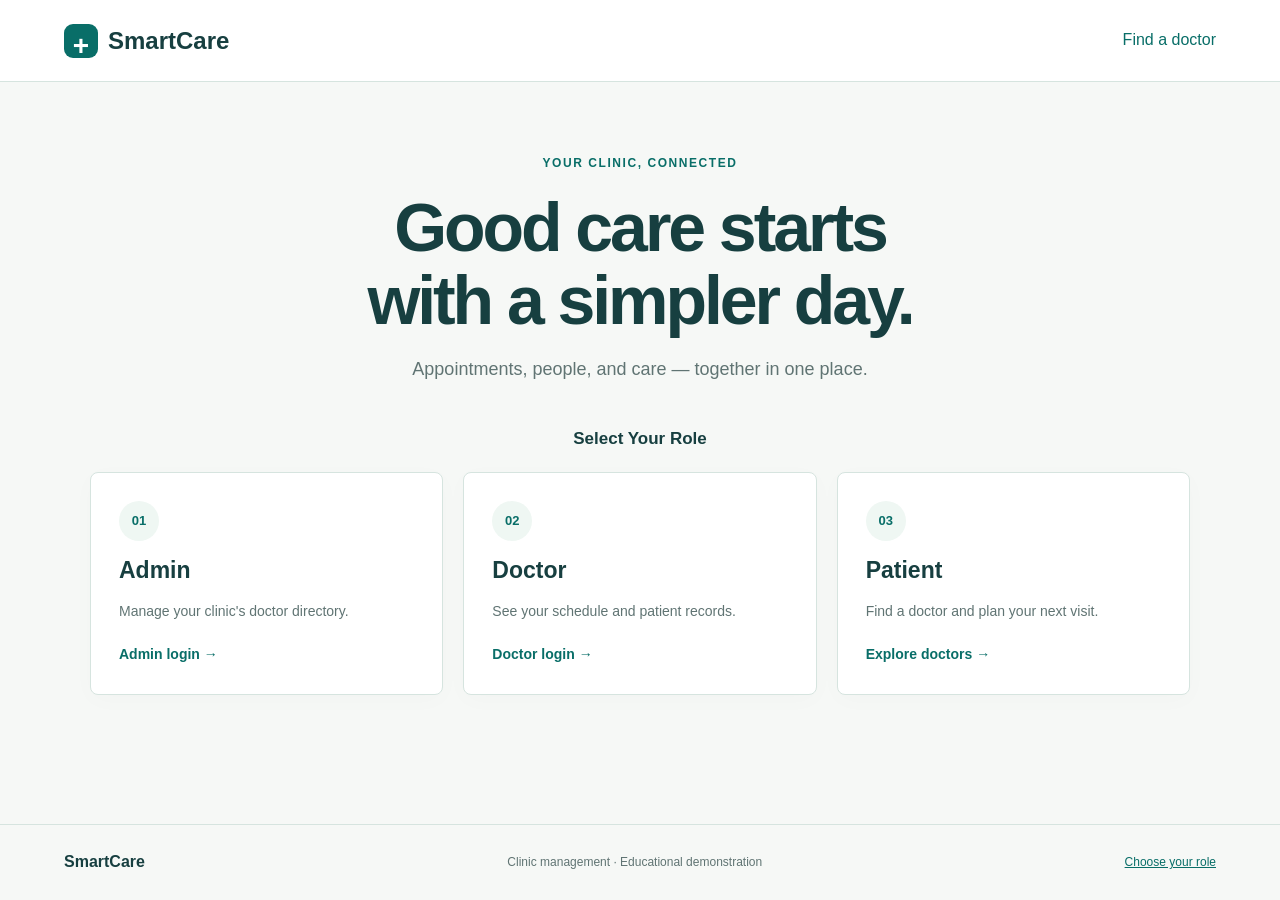
<file: app/src/main/resources/static/index.html>
<!DOCTYPE html>
<html lang="en">

<head>
    <meta charset="UTF-8">
    <meta name="viewport" content="width=device-width, initial-scale=1">
    <meta name="referrer" content="no-referrer">
    <title>Welcome | SmartCare</title>
    <link rel="icon" href="./assets/images/logo/logo.png">
    <link rel="stylesheet" href="./assets/css/style.css">
    <link rel="stylesheet" href="./assets/css/index.css">
    <script src="./js/util.js" defer></script>
    <script src="./js/render.js" defer></script>
    <script src="./js/components/header.js" defer></script>
    <script src="./js/components/footer.js" defer></script>
    <script type="module" src="./js/services/index.js"></script>
</head>

<body data-page="home"><a class="skip-link" href="#main">Skip to content</a>
    <div class="container">
        <div class="wrapper">
            <div id="header"></div>
            <main id="main" class="main-content">
                <section class="hero">
                    <p class="eyebrow">YOUR CLINIC, CONNECTED</p>
                    <h1>Good care starts<br>with a simpler day.</h1>
                    <p class="hero-copy">Appointments, people, and care — together in one place.</p>
                    <h2>Select Your Role</h2>
                    <div class="role-grid"><button id="adminLogin" class="role-card"><span class="role-icon"
                                aria-hidden="true">01</span><strong>Admin</strong><span>Manage your clinic's doctor
                                directory.</span><span class="role-link">Admin login →</span></button><button
                            id="doctorLogin" class="role-card"><span class="role-icon"
                                aria-hidden="true">02</span><strong>Doctor</strong><span>See your schedule and patient
                                records.</span><span class="role-link">Doctor login →</span></button><button
                            id="patientRole" class="role-card"><span class="role-icon"
                                aria-hidden="true">03</span><strong>Patient</strong><span>Find a doctor and plan your
                                next visit.</span><span class="role-link">Explore doctors →</span></button></div>
                </section>
            </main>
            <div id="footer"></div>
        </div>
    </div>
    <div id="modal" class="modal" hidden>
        <section class="modal-content" role="dialog" aria-modal="true" aria-labelledby="modal-title"><button
                type="button" id="closeModal" class="close" aria-label="Close dialog">×</button>
            <div id="modal-body"></div>
        </section>
    </div>
</body>

</html>
</file>
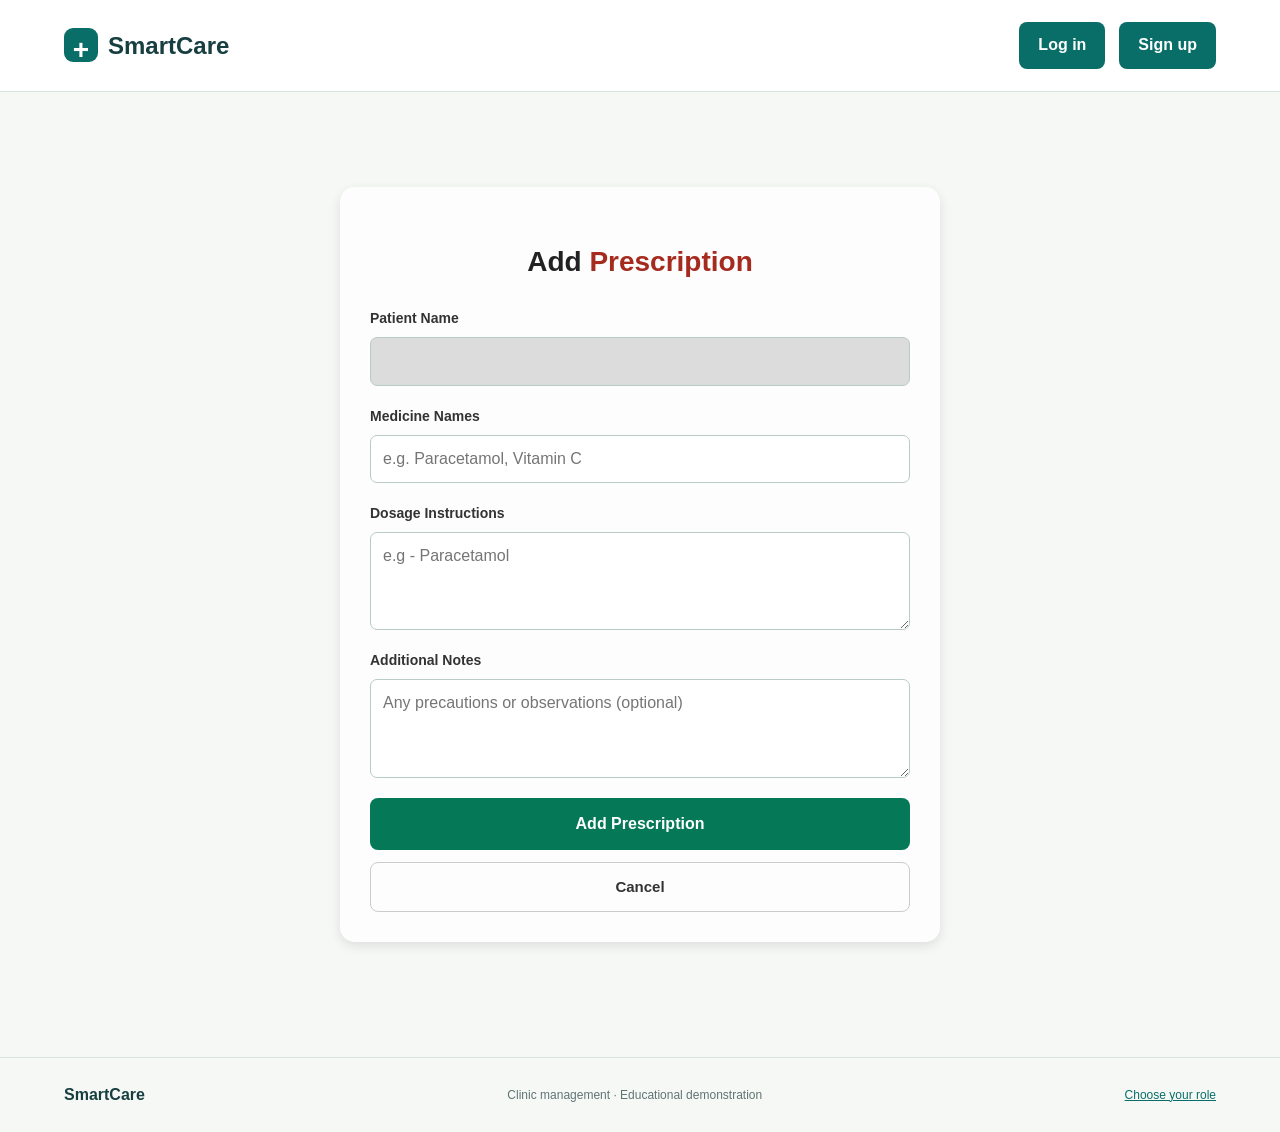
<file: app/src/main/resources/static/pages/addPrescription.html>
<!-- addPrescription.html -->
<!DOCTYPE html>
<html lang="en">

<head>
    <meta charset="UTF-8">
    <link rel="icon" type="image/svg+xml" href="../assets/images/logo/logo.png" />
    <title>DoctorDashboard</title>
    <link rel="stylesheet" href="../assets/css/adminDashboard.css">
    <link rel="stylesheet" href="../assets/css/doctorDashboard.css">
    <link rel="stylesheet" href="../assets/css/addPrescription.css">
    <link rel="stylesheet" href="../assets/css/style.css">
    <script src="../js/render.js" defer></script>
    <script src="../js/util.js" defer></script>
    <script src="../js/components/header.js" defer></script>
    <script src="../js/components/footer.js" defer></script>
    <script type="module" src = "../js/addPrescription.js"></script>

</head>

<body onload="renderContent()">
    <div class="container">
        <div class="wrapper">
            <div id="header"></div>
            <div class="main-content">
                <div class="form-container">
                    <h2 id="heading">Add <span>Prescription</span></h2>
                    <form>
                        <label for="patientName">Patient Name</label>
                        <input type="text" id="patientName" disabled>

                        <label for="medicines">Medicine Names</label>
                        <input type="text" id="medicines" placeholder="e.g. Paracetamol, Vitamin C" required>

                        <label for="dosage">Dosage Instructions</label>
                        <textarea id="dosage" rows="3"
                            placeholder="e.g - Paracetamol"></textarea>

                        <label for="notes">Additional Notes</label>
                        <textarea id="notes" rows="3"
                            placeholder="Any precautions or observations (optional)"></textarea>

                        <button type="submit" class="btn-primary" id="savePrescription">Add Prescription</button>
                        <button type="button" onclick="selectRole('doctor')" class="btn-secondary">Cancel</button>
                    </form>
                </div>
            </div>
            <div id="footer"></div>
        </div>
    </div>
</body>
</html>
</file>
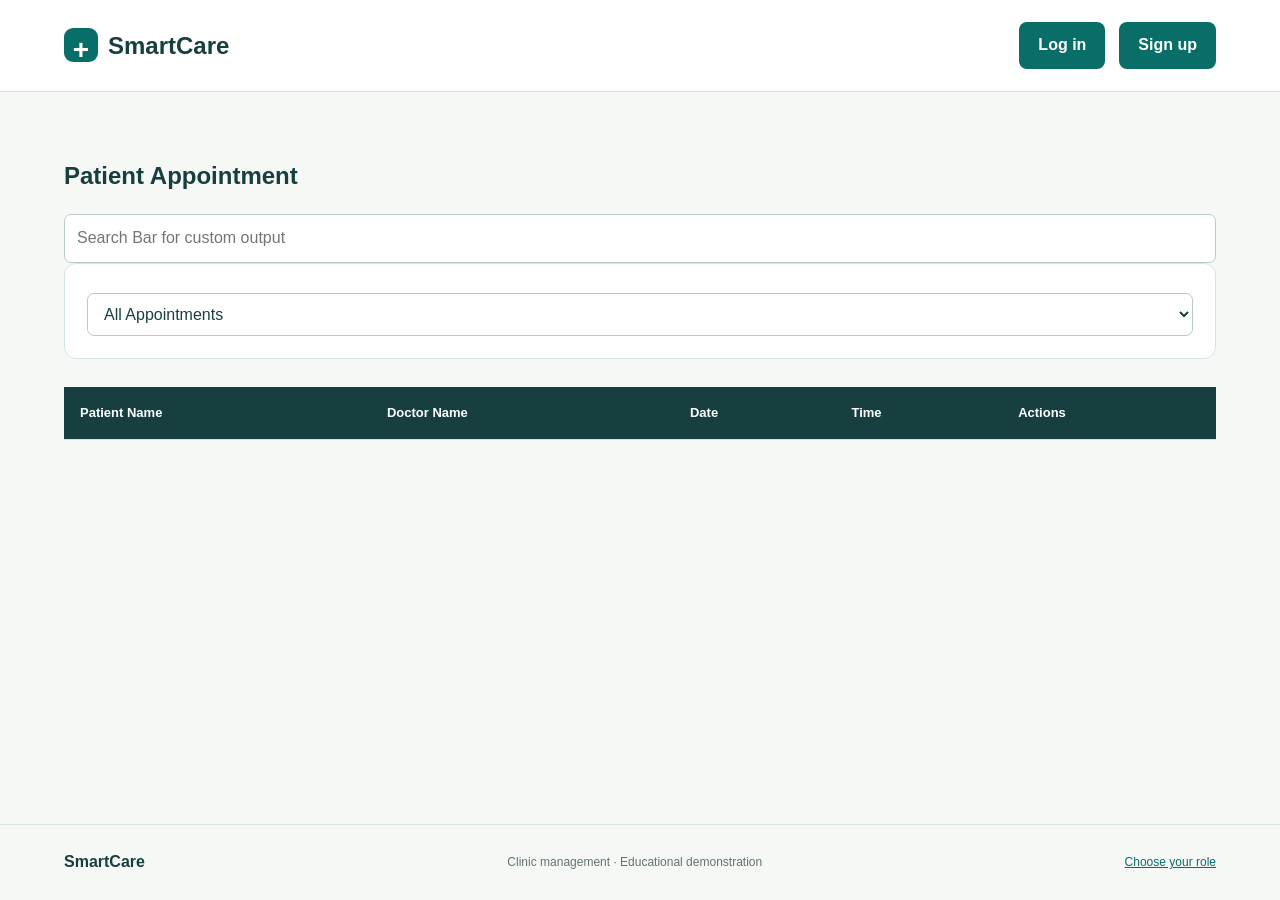
<file: app/src/main/resources/static/pages/patientAppointments.html>
<!-- patientAppointment.html -->
<!DOCTYPE html>
<html lang="en">

<head>
  <meta charset="UTF-8">
  <link rel="icon" type="image/svg+xml" href="../assets/images/logo/logo.png" />
  <title>Patient Appointments</title>
  <link rel="stylesheet" href="../assets/css/adminDashboard.css">
  <link rel="stylesheet" href="../assets/css/doctorDashboard.css">
  <link rel="stylesheet" href="../assets/css/style.css">
  <script src="../js/render.js" defer></script>
  <script src="../js/util.js" defer></script>
  <script src="../js/components/header.js" defer></script>
  <script src="../js/components/footer.js" defer></script>
  <script type="module" src="../js/patientAppointment.js" defer></script>
</head>

<body onload="renderContent()">
  <div class="container">
    <div class="wrapper">
      <div id="header"></div>
      <div class="main-content">
        <h2>Patient <span>Appointment</span></h2>
        <input type="text" id="searchBar" class="searchBar" placeholder="Search Bar for custom output" />
                <div class="filter-wrapper">
                    <select class="filter-select" id="appointmentFilter">
                        <option value="allAppointments">All Appointments</option>
                        <option value="future">Upcoming Appointments</option>
                        <option value="past">Past Appointments</option>
                    </select>
                </div>
        <table id="patientTable">
          <thead class="table-header">
            <tr>
              <th>Patient Name</th>
              <th>Doctor Name</th>
              <th>Date</th>
              <th>Time</th>
              <th>Actions</th>
            </tr>
          </thead>
          <tbody id="patientTableBody">
            <!-- rows will be inserted here dynamically -->
          </tbody>
        </table>
      </div>
      <div id="footer"></div>
    </div>
  </div>
</body>
</html>
</file>
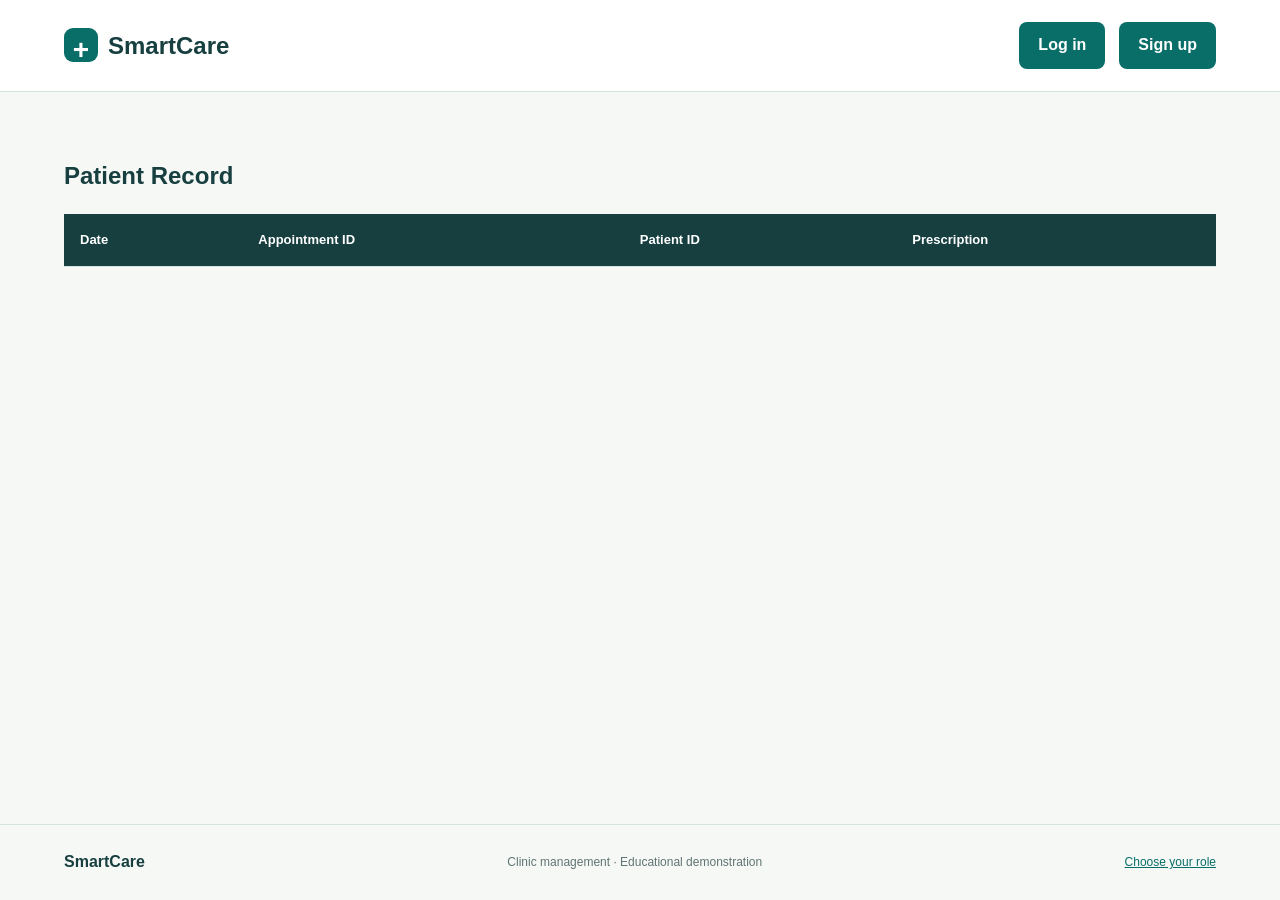
<file: app/src/main/resources/static/pages/patientRecord.html>
<!-- patientRecord.html -->
<!-- for doctor to see patient details -->
<!DOCTYPE html>
<html lang="en">
<head>
    <meta charset="UTF-8">
    <link rel="icon" type="image/svg+xml" href="../assets/images/logo/logo.png" />
    <title>DoctorDashboard</title>
    <link rel = "stylesheet" href = "../assets/css/adminDashboard.css">
    <link rel = "stylesheet" href = "../assets/css/doctorDashboard.css">
    <link rel = "stylesheet" href = "../assets/css/style.css">
    <script src = "../js/render.js" defer></script>
    <script src = "../js/util.js" defer></script>
    <script src = "../js/components/header.js" defer></script>
    <script src = "../js/components/footer.js" defer></script>
    <script type = "module" src = "../js/components/patientRecordRow.js" defer></script>
    <script type = "module" src = "../js/patientRecordServices.js" defer></script>
</head>
<body onload="renderContent()">
    <div class="container">
        <div class="wrapper">
            <div id="header"></div>
            <div class="main-content">
                <h2>Patient <span>Record</span></h2>
                <table id="patientTable">
                  <thead class="table-header">
                    <tr>
                      <th>Date</th>
                      <th>Appointment ID</th>
                      <th>Patient ID</th>
                      <th>Prescription</th>
                    </tr>
                  </thead>
                  <tbody id="patientTableBody"></tbody>
                </table>
              </div>
            <div id="footer"></div>
        </div>
    </div>

</body>  
</html>
</file>
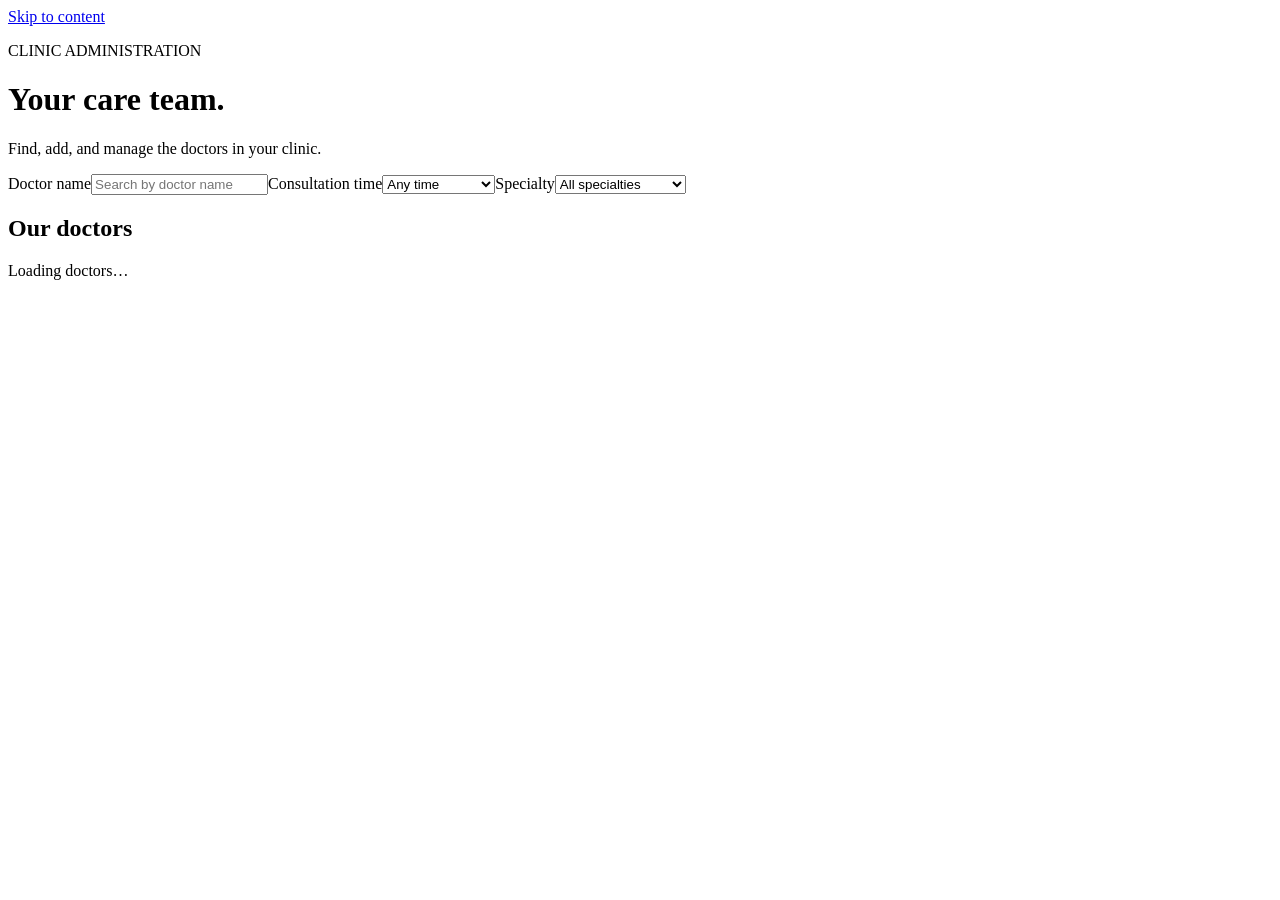
<file: app/src/main/resources/templates/admin/adminDashboard.html>
<!DOCTYPE html>
<html lang="en" xmlns:th="http://www.thymeleaf.org">
<head>
<meta charset="UTF-8"><meta name="viewport" content="width=device-width, initial-scale=1"><meta name="referrer" content="no-referrer">
<title>Admin Dashboard | SmartCare</title>
<link rel="icon" th:href="@{/assets/images/logo/logo.png}">
<link rel="stylesheet" th:href="@{/assets/css/style.css}"><link rel="stylesheet" th:href="@{/assets/css/adminDashboard.css}">
<script th:src="@{/js/util.js}" defer></script><script th:src="@{/js/render.js}" defer></script>
<script th:src="@{/js/components/header.js}" defer></script><script th:src="@{/js/components/footer.js}" defer></script>
<script type="module" th:src="@{/js/adminDashboard.js}"></script>
</head>
<body data-page="admin"><a class="skip-link" href="#main">Skip to content</a><div class="container"><div class="wrapper"><div id="header"></div>
<main id="main" class="main-content"><div class="page-heading"><p class="eyebrow">CLINIC ADMINISTRATION</p><h1>Your care team.</h1><p>Find, add, and manage the doctors in your clinic.</p></div><section class="filter-wrapper" aria-label="Find a doctor"><label class="search-label" for="searchBar">Doctor name<input type="search" id="searchBar" placeholder="Search by doctor name"></label><label for="filterTime">Consultation time<select id="filterTime"><option value="">Any time</option><option value="AM">Morning (AM)</option><option value="PM">Afternoon (PM)</option></select></label><label for="filterSpecialty">Specialty<select id="filterSpecialty"><option value="">All specialties</option><option value="Cardiologist">Cardiologist</option><option value="Dermatologist">Dermatologist</option><option value="Neurologist">Neurologist</option><option value="Pediatrician">Pediatrician</option><option value="Orthopedist">Orthopedist</option><option value="Gynecologist">Gynecologist</option><option value="Psychiatrist">Psychiatrist</option><option value="Dentist">Dentist</option><option value="Ophthalmologist">Ophthalmologist</option><option value="ENT Specialist">ENT Specialist</option><option value="Urologist">Urologist</option><option value="Oncologist">Oncologist</option><option value="Gastroenterologist">Gastroenterologist</option><option value="General Physician">General Physician</option></select></label></section><div class="results-heading"><h2>Our doctors</h2><span id="resultCount" aria-live="polite"></span></div><p id="pageStatus" role="status"></p><section id="content" class="doctor-grid" aria-label="Doctor directory" aria-live="polite"><p class="empty-state">Loading doctors…</p></section></main><div id="footer"></div></div></div><div id="modal" class="modal" hidden><section class="modal-content" role="dialog" aria-modal="true" aria-labelledby="modal-title"><button type="button" id="closeModal" class="close" aria-label="Close dialog">×</button><div id="modal-body"></div></section></div></body></html>
</file>
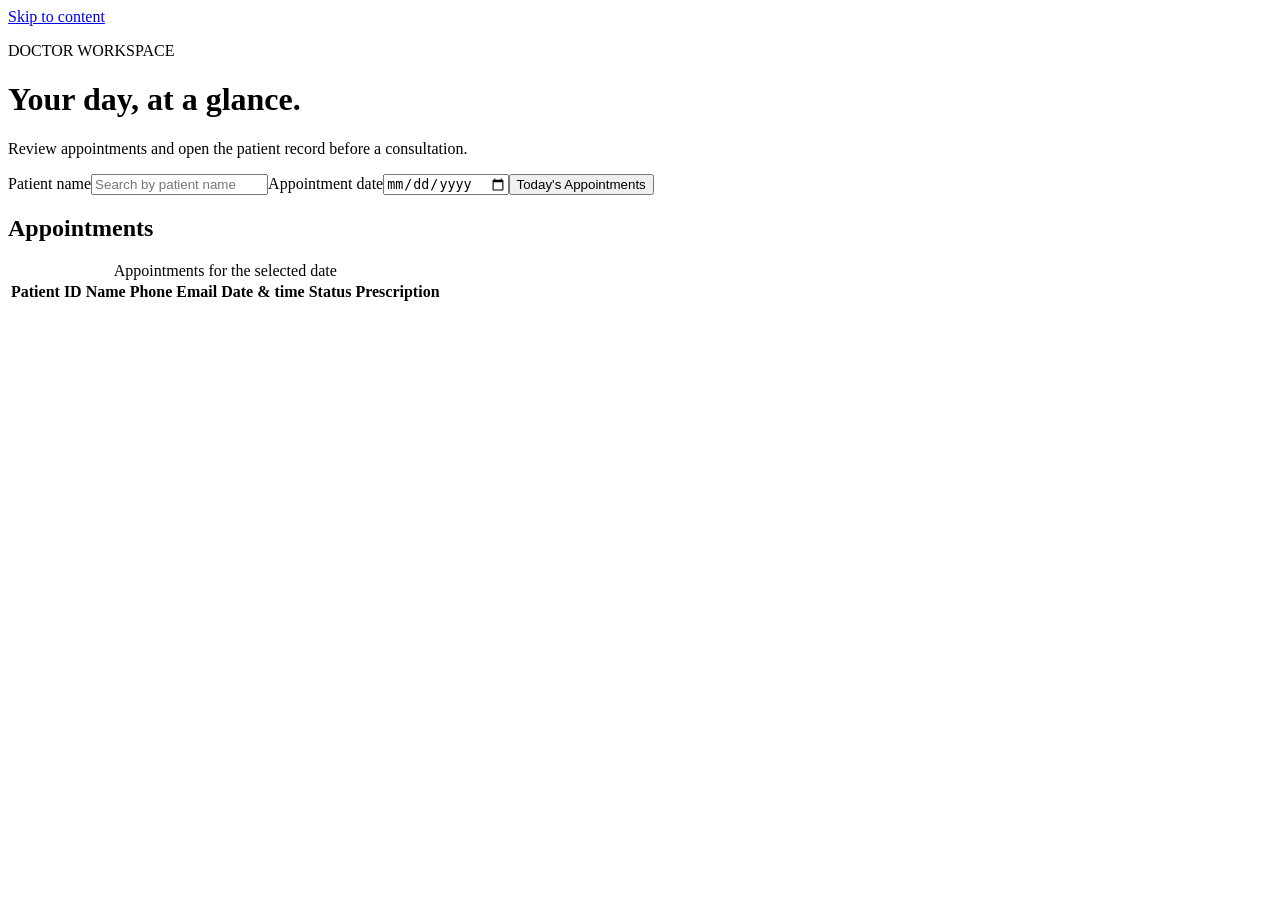
<file: app/src/main/resources/templates/doctor/doctorDashboard.html>
<!DOCTYPE html>
<html lang="en" xmlns:th="http://www.thymeleaf.org">
<head>
<meta charset="UTF-8"><meta name="viewport" content="width=device-width, initial-scale=1"><meta name="referrer" content="no-referrer">
<title>Doctor Dashboard | SmartCare</title>
<link rel="icon" th:href="@{/assets/images/logo/logo.png}">
<link rel="stylesheet" th:href="@{/assets/css/style.css}"><link rel="stylesheet" th:href="@{/assets/css/doctorDashboard.css}">
<script th:src="@{/js/util.js}" defer></script><script th:src="@{/js/render.js}" defer></script>
<script th:src="@{/js/components/header.js}" defer></script><script th:src="@{/js/components/footer.js}" defer></script>
<script type="module" th:src="@{/js/doctorDashboard.js}"></script>
</head>
<body data-page="doctor"><a class="skip-link" href="#main">Skip to content</a><div class="container"><div class="wrapper"><div id="header"></div>
<main id="main" class="main-content"><div class="page-heading"><p class="eyebrow">DOCTOR WORKSPACE</p><h1>Your day, at a glance.</h1><p>Review appointments and open the patient record before a consultation.</p></div><section class="filter-wrapper" aria-label="Filter appointments"><label class="search-label" for="searchBar">Patient name<input id="searchBar" type="search" placeholder="Search by patient name"></label><label for="datePicker">Appointment date<input id="datePicker" type="date" required></label><button id="todayButton" type="button" class="secondary">Today's Appointments</button></section><div class="results-heading"><h2>Appointments</h2><span id="resultCount" aria-live="polite"></span></div><div class="table-scroll"><table id="patientTable"><caption class="sr-only">Appointments for the selected date</caption><thead><tr><th scope="col">Patient ID</th><th scope="col">Name</th><th scope="col">Phone</th><th scope="col">Email</th><th scope="col">Date &amp; time</th><th scope="col">Status</th><th scope="col">Prescription</th></tr></thead><tbody id="patientTableBody" aria-live="polite"></tbody></table></div></main><div id="footer"></div></div></div><div id="modal" class="modal" hidden><section class="modal-content" role="dialog" aria-modal="true" aria-labelledby="modal-title"><button type="button" id="closeModal" class="close" aria-label="Close dialog">×</button><div id="modal-body"></div></section></div></body></html>
</file>
<file: app/src/main/resources/static/assets/css/style.css>
:root{--ink:#173f40;--muted:#607473;--teal:#096e68;--pale:#eff7f3;--line:#d6e4df;--white:#fff;--danger:#a52828}
*{box-sizing:border-box}body{margin:0;color:var(--ink);background:#f6f8f6;font-family:Arial,Helvetica,sans-serif;line-height:1.55}button,input,select,textarea{font:inherit}a{color:var(--teal)}button,.button{border:1px solid transparent;border-radius:8px;background:var(--teal);color:white;padding:10px 18px;cursor:pointer;text-decoration:none;display:inline-block;font-weight:600}button:hover,.button:hover{filter:brightness(.94)}button:disabled{opacity:.55;cursor:wait}button.secondary,.button.secondary{background:white;color:var(--teal);border-color:var(--line)}button.danger{color:var(--danger)}:focus-visible{outline:3px solid #db9c42;outline-offset:3px}.wrapper{min-height:100vh;display:flex;flex-direction:column}.header{display:flex;align-items:center;justify-content:space-between;gap:20px;padding:22px max(5vw,20px);background:white;border-bottom:1px solid var(--line)}.brand{text-decoration:none;display:flex;gap:10px;align-items:center;font-size:24px;font-weight:800;color:var(--ink)}.brand-mark{background:var(--teal);color:white;border-radius:9px;display:grid;place-items:center;width:34px;height:34px;font-size:28px}.header nav{display:flex;align-items:center;gap:14px;flex-wrap:wrap}.header nav a{text-decoration:none}.main-content{width:min(1200px,90vw);margin:0 auto;padding:45px 0 65px;flex:1}.page-heading{margin-bottom:28px}.eyebrow{font-size:12px;letter-spacing:.13em;font-weight:700;color:var(--teal);text-transform:uppercase}.page-heading h1{font-size:clamp(30px,4vw,45px);line-height:1.15;margin:10px 0 14px;letter-spacing:-.035em}.page-heading>p:last-child,.muted{color:var(--muted)}.filter-wrapper{display:flex;align-items:flex-end;gap:18px;background:white;border:1px solid var(--line);padding:22px;border-radius:12px;margin-bottom:28px}.filter-wrapper label{flex:1;min-width:0}.filter-wrapper .search-label{flex:2}label{display:block;font-size:14px;font-weight:600}input,select,textarea{display:block;width:100%;margin-top:7px;padding:11px 12px;color:var(--ink);border:1px solid #b8ccc5;background:white;border-radius:7px}input[type=checkbox]{width:auto;margin:0}fieldset{border:1px solid var(--line);border-radius:8px;margin:18px 0;padding:12px}legend{font-size:14px;font-weight:600}.checkbox-group{display:grid;grid-template-columns:1fr 1fr;gap:10px}.checkbox-group label{display:flex;align-items:center;gap:8px;font-size:12px}.results-heading{display:flex;justify-content:space-between;align-items:center;gap:16px;margin:10px 0 18px}.results-heading h2{font-size:21px;margin:0}.results-heading span{font-size:14px;color:var(--muted)}.doctor-grid{display:grid;grid-template-columns:repeat(3,minmax(0,1fr));gap:20px}.doctor-card{padding:24px;background:white;border:1px solid var(--line);border-radius:12px;display:flex;flex-direction:column;min-width:0}.doctor-avatar{width:52px;height:52px;border-radius:50%;background:var(--pale);color:var(--teal);display:grid;place-items:center;font-size:18px;font-weight:700;margin-bottom:15px}.doctor-info{flex:1;overflow-wrap:anywhere}.doctor-info h2{font-size:20px;line-height:1.25;margin:7px 0}.doctor-info p{font-size:13px}.doctor-info .eyebrow{font-size:11px}.availability{border-top:1px solid var(--line);padding-top:14px;color:var(--muted)}.card-actions{margin-top:12px}.card-actions button{width:100%}.card-actions p{font-size:13px;color:var(--danger)}.empty-state{grid-column:1/-1;padding:35px;text-align:center;background:white;border:1px dashed var(--line);border-radius:10px;color:var(--muted)}.error,.form-error{color:var(--danger)}.footer{display:flex;justify-content:space-between;align-items:center;gap:16px;flex-wrap:wrap;padding:25px max(5vw,20px);border-top:1px solid var(--line);font-size:12px;color:var(--muted)}.footer strong{color:var(--ink);font-size:16px}.modal[hidden]{display:none!important}.modal{display:none;position:fixed;inset:0;background:#102d2bb3;z-index:100;align-items:center;justify-content:center;padding:20px}.modal-content,.booking-dialog{background:white;border:0;border-radius:14px;width:min(100%,500px);padding:32px;max-height:90vh;overflow:auto;position:relative}.modal-content h2{margin:0 0 22px;font-size:26px}.modal-content form>label{margin-top:14px}.modal-content form>button{width:100%;margin-top:10px}.modal-content .close{position:absolute;top:10px;right:10px;background:transparent;color:var(--ink);padding:0 10px;font-size:26px}.modal-open{overflow:hidden}.booking-dialog::backdrop{background:#102d2bb3}.booking-dialog label{margin:15px 0}.booking-dialog button{margin-right:10px}.table-scroll{overflow:auto;background:white;border:1px solid var(--line);border-radius:12px}table{width:100%;border-collapse:collapse;font-size:13px}th,td{text-align:left;padding:16px;border-bottom:1px solid var(--line)}th{background:var(--ink);color:white;white-space:nowrap}tbody tr:nth-child(even){background:#f7faf8}tbody tr:hover{background:var(--pale)}td .button{white-space:nowrap;font-size:12px}.skip-link{position:fixed;left:12px;top:-100px;background:white;padding:10px;z-index:200}.skip-link:focus{top:12px}.sr-only{position:absolute;width:1px;height:1px;overflow:hidden;clip:rect(0,0,0,0)}@media(max-width:900px){.doctor-grid{grid-template-columns:repeat(2,minmax(0,1fr))}.filter-wrapper{flex-wrap:wrap}.filter-wrapper label{flex:1 1 180px}}@media(max-width:600px){.header{align-items:flex-start;flex-direction:column;padding:18px 5vw}.header nav{gap:9px}.header nav button{font-size:12px;padding:8px 12px}.main-content{padding-top:28px}.doctor-grid{grid-template-columns:1fr}.filter-wrapper{padding:16px}.filter-wrapper label,.filter-wrapper .search-label{flex-basis:100%}.modal-content{padding:25px}.footer{align-items:flex-start;flex-direction:column}.checkbox-group{grid-template-columns:1fr}}
</file>
<file: app/src/main/resources/static/assets/css/index.css>
.main-content{width:min(1100px,90vw);padding-top:60px}.hero{text-align:center}.hero h1{font-size:clamp(38px,6vw,68px);line-height:1.08;letter-spacing:-.045em;margin:18px 0}.hero-copy{color:var(--muted);font-size:18px;margin-bottom:42px}.hero>h2{font-size:17px;margin-bottom:20px}.role-grid{display:grid;grid-template-columns:repeat(3,1fr);gap:20px}.role-card{text-align:left;display:flex;flex-direction:column;gap:12px;background:white;color:var(--ink);border:1px solid var(--line);padding:28px;box-shadow:0 5px 24px #173f4005}.role-card:hover{border-color:var(--teal);transform:translateY(-2px);filter:none}.role-icon{width:40px;height:40px;display:grid;place-items:center;border-radius:50%;background:var(--pale);color:var(--teal);font-size:13px}.role-card strong{font-size:23px}.role-card>span:not(.role-icon){font-size:14px;font-weight:400;color:var(--muted)}.role-card .role-link{color:var(--teal)!important;font-weight:700!important;margin-top:auto;padding-top:10px}@media(max-width:650px){.main-content{padding-top:30px}.role-grid{grid-template-columns:1fr}.role-card{padding:22px}.hero-copy{font-size:16px}}
</file>
<file: app/src/main/resources/static/assets/css/adminDashboard.css>
/* Shared dashboard layout lives in style.css. */
#pageStatus:empty{display:none}
#pageStatus{color:var(--teal)}
</file>
<file: app/src/main/resources/static/assets/css/doctorDashboard.css>
#patientTable{min-width:820px}#todayButton{white-space:nowrap}#patientTableBody td:first-child a{font-weight:700}.prescription-btn{cursor:pointer}#datePicker{min-height:47px}
</file>
<file: app/src/main/resources/static/assets/css/addPrescription.css>
/* This is the stylesheet for the addPrescription.html */

.form-container {
    width: 100%; 
    max-width: 600px;
    background: #ffffffc8;
    margin: 50px auto;
    padding: 30px;
    border-radius: 15px;
    box-shadow: 0 4px 12px rgba(0, 0, 0, 0.1);
    animation: fadeIn 0.5s ease-in-out;
  }

  .container h2 {
    text-align: center;
    color: #222;
    font-size: 28px;
    margin-bottom: 25px;
  }

  .container h2 span {
    color: #A62B1F;
  }

  label {
    display: block;
    margin-bottom: 6px;
    font-weight: 500;
    color: #333;
    text-align: left;
    font-size: 13px;
  }

  input, textarea {
    width: 100%;
    padding: 12px;
    resize: vertical;
    margin-bottom: 20px;
    border: 1px solid #cccccc6e;
    border-radius: 8px;
    font-size: 15px;
    outline: none;
    transition: 0.3s;
    font-family: "Verdana";
  }

  input:focus, textarea:focus {
    border-color: #015c5d;
    box-shadow: 0 0 4px #a7f3d0;
    filter: brightness(1.5);
  }

  #patientName{
    background-color: #bdbcbc80;
  }
  .btn-primary {
    background-color: #047857;
    color: #fff;
    padding: 14px;
    width: 100%;
    border: none;
    border-radius: 8px;
    font-size: 16px;
    cursor: pointer;
    transition: 0.3s;
  }

  .btn-primary:hover {
    background-color: #065f46;
  }

  .btn-secondary {
    background-color: transparent;
    color: #333;
    border: 1px solid #ccc;
    padding: 12px;
    width: 100%;
    border-radius: 8px;
    font-size: 15px;
    margin-top: 12px;
    cursor: pointer;
  }

  .btn-secondary:hover{
    color: #fff;
  }

  @keyframes fadeIn {
    from { opacity: 0; transform: translateY(30px); }
    to   { opacity: 1; transform: translateY(0); }
  }
</file>
